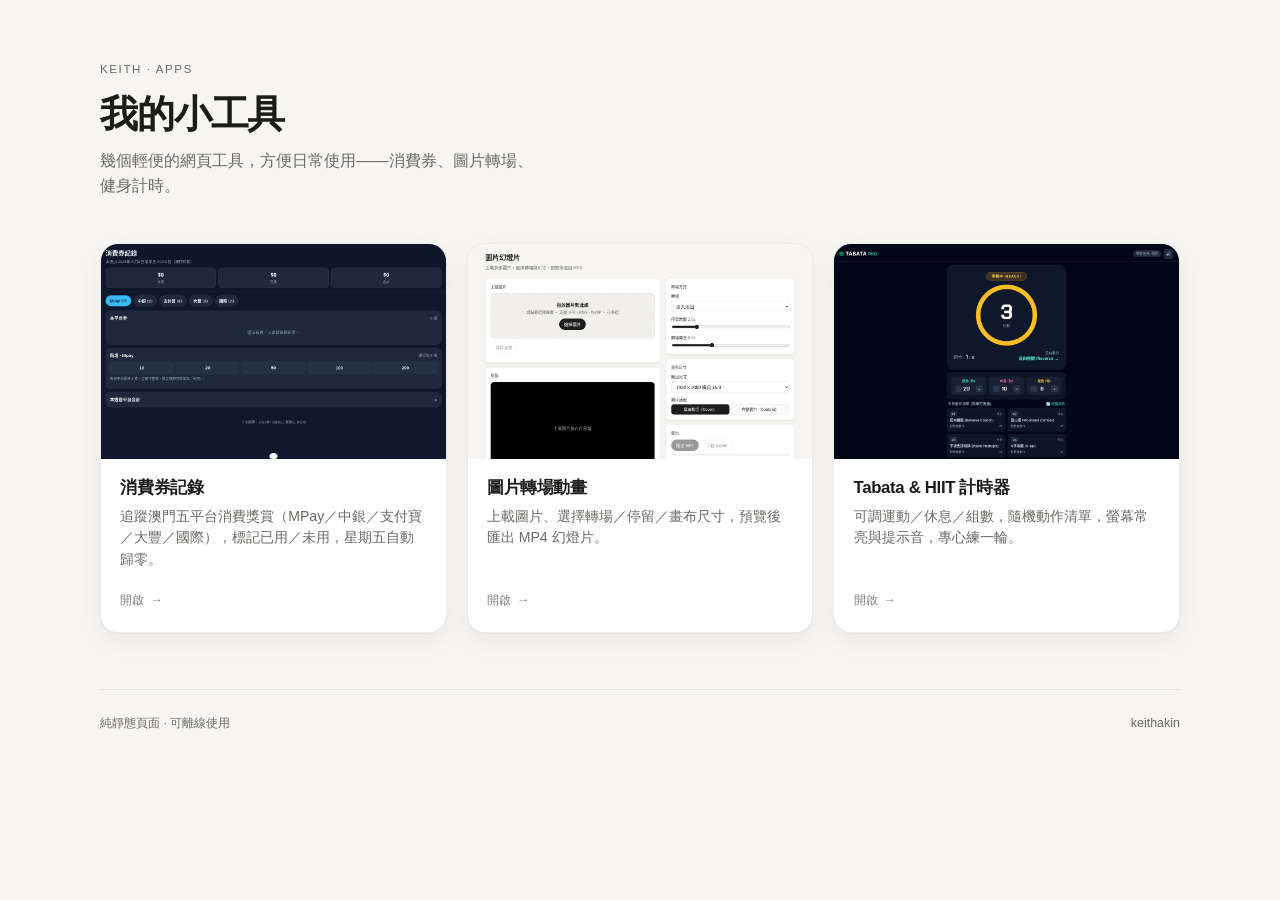
<file: index.html>
<!DOCTYPE html>
<html lang="zh-Hant">
<head>
  <meta charset="UTF-8" />
  <meta name="viewport" content="width=device-width, initial-scale=1" />
  <title>Keith · Apps</title>
  <meta name="description" content="澳門日常小工具：消費券記錄、圖片轉場、Tabata 計時器" />
  <meta name="theme-color" content="#f7f6f3" />
  <style>
    :root {
      --bg: #f7f6f3;
      --surface: #ffffff;
      --ink: #1c1c1a;
      --muted: #6b6a66;
      --line: rgba(28, 28, 26, 0.08);
      --shadow: 0 1px 2px rgba(28, 28, 26, 0.04), 0 8px 24px rgba(28, 28, 26, 0.06);
      --shadow-hover: 0 4px 8px rgba(28, 28, 26, 0.05), 0 16px 40px rgba(28, 28, 26, 0.1);
      --radius: 18px;
      --ease: cubic-bezier(0.22, 1, 0.36, 1);
    }

    * { box-sizing: border-box; margin: 0; padding: 0; }

    html { -webkit-text-size-adjust: 100%; }

    body {
      font-family: -apple-system, BlinkMacSystemFont, "SF Pro Text", "Helvetica Neue",
        "PingFang TC", "Noto Sans TC", "Microsoft JhengHei", sans-serif;
      background: var(--bg);
      color: var(--ink);
      line-height: 1.55;
      min-height: 100vh;
      -webkit-font-smoothing: antialiased;
      -moz-osx-font-smoothing: grayscale;
    }

    .wrap {
      width: min(1080px, calc(100% - 2.5rem));
      margin: 0 auto;
      padding: 3.5rem 0 4rem;
    }

    header {
      margin-bottom: 2.75rem;
      max-width: 36rem;
    }

    .eyebrow {
      display: inline-block;
      font-size: 0.72rem;
      letter-spacing: 0.14em;
      text-transform: uppercase;
      color: var(--muted);
      margin-bottom: 0.85rem;
      font-weight: 500;
    }

    h1 {
      font-size: clamp(1.85rem, 4vw, 2.35rem);
      font-weight: 600;
      letter-spacing: -0.03em;
      line-height: 1.2;
      margin-bottom: 0.65rem;
    }

    .intro {
      color: var(--muted);
      font-size: 1.02rem;
      font-weight: 400;
      max-width: 28rem;
    }

    .grid {
      display: grid;
      grid-template-columns: repeat(3, 1fr);
      gap: 1.25rem;
    }

    a.card {
      display: flex;
      flex-direction: column;
      background: var(--surface);
      border: 1px solid var(--line);
      border-radius: var(--radius);
      overflow: hidden;
      text-decoration: none;
      color: inherit;
      box-shadow: var(--shadow);
      transition: transform 0.35s var(--ease), box-shadow 0.35s var(--ease), border-color 0.35s var(--ease);
      height: 100%;
    }

    a.card:hover,
    a.card:focus-visible {
      transform: translateY(-4px);
      box-shadow: var(--shadow-hover);
      border-color: rgba(28, 28, 26, 0.12);
      outline: none;
    }

    a.card:focus-visible {
      box-shadow: var(--shadow-hover), 0 0 0 3px rgba(28, 28, 26, 0.12);
    }

    .thumb {
      aspect-ratio: 16 / 10;
      background: #ebeae6;
      overflow: hidden;
      position: relative;
    }

    .thumb img {
      width: 100%;
      height: 100%;
      object-fit: cover;
      object-position: top center;
      display: block;
      transition: transform 0.5s var(--ease);
    }

    a.card:hover .thumb img {
      transform: scale(1.03);
    }

    .body {
      padding: 1.15rem 1.2rem 1.35rem;
      display: flex;
      flex-direction: column;
      gap: 0.4rem;
      flex: 1;
    }

    .body h2 {
      font-size: 1.05rem;
      font-weight: 600;
      letter-spacing: -0.02em;
      line-height: 1.3;
    }

    .body p {
      font-size: 0.88rem;
      color: var(--muted);
      line-height: 1.55;
    }

    .open {
      margin-top: auto;
      padding-top: 0.85rem;
      font-size: 0.78rem;
      color: var(--ink);
      letter-spacing: 0.02em;
      opacity: 0.55;
      display: inline-flex;
      align-items: center;
      gap: 0.35rem;
      transition: opacity 0.25s var(--ease), gap 0.25s var(--ease);
    }

    a.card:hover .open {
      opacity: 0.9;
      gap: 0.55rem;
    }

    footer {
      margin-top: 3.5rem;
      padding-top: 1.5rem;
      border-top: 1px solid var(--line);
      display: flex;
      justify-content: space-between;
      align-items: center;
      gap: 1rem;
      flex-wrap: wrap;
    }

    footer p,
    footer a {
      font-size: 0.78rem;
      color: var(--muted);
      text-decoration: none;
    }

    footer a:hover {
      color: var(--ink);
    }

    @media (max-width: 900px) {
      .grid {
        grid-template-columns: 1fr;
        gap: 1rem;
      }

      .wrap {
        width: min(560px, calc(100% - 2rem));
        padding: 2.5rem 0 3rem;
      }

      header { margin-bottom: 2rem; }
    }

    @media (min-width: 901px) and (max-width: 1024px) {
      .grid { gap: 1rem; }
      .wrap { width: min(960px, calc(100% - 2rem)); }
    }

    @media (prefers-reduced-motion: reduce) {
      a.card,
      a.card .thumb img,
      .open {
        transition: none;
      }
      a.card:hover { transform: none; }
      a.card:hover .thumb img { transform: none; }
    }
  </style>
</head>
<body>
  <div class="wrap">
    <header>
      <span class="eyebrow">Keith · Apps</span>
      <h1>我的小工具</h1>
      <p class="intro">幾個輕便的網頁工具，方便日常使用——消費券、圖片轉場、健身計時。</p>
    </header>

    <main class="grid" aria-label="應用列表">
      <a class="card" href="coupon.html">
        <div class="thumb">
          <img src="thumbs/coupon.png" alt="消費券記錄介面預覽" width="1200" height="750" loading="lazy" />
        </div>
        <div class="body">
          <h2>消費券記錄</h2>
          <p>追蹤澳門五平台消費獎賞（MPay／中銀／支付寶／大豐／國際），標記已用／未用，星期五自動歸零。</p>
          <span class="open">開啟 <span aria-hidden="true">→</span></span>
        </div>
      </a>

      <a class="card" href="slideshow.html">
        <div class="thumb">
          <img src="thumbs/slideshow.png" alt="圖片轉場動畫介面預覽" width="1200" height="750" loading="lazy" />
        </div>
        <div class="body">
          <h2>圖片轉場動畫</h2>
          <p>上載圖片、選擇轉場／停留／畫布尺寸，預覽後匯出 MP4 幻燈片。</p>
          <span class="open">開啟 <span aria-hidden="true">→</span></span>
        </div>
      </a>

      <a class="card" href="tabata.html">
        <div class="thumb">
          <img src="thumbs/tabata.png" alt="Tabata 健身計時器介面預覽" width="1200" height="750" loading="lazy" />
        </div>
        <div class="body">
          <h2>Tabata &amp; HIIT 計時器</h2>
          <p>可調運動／休息／組數，隨機動作清單，螢幕常亮與提示音，專心練一輪。</p>
          <span class="open">開啟 <span aria-hidden="true">→</span></span>
        </div>
      </a>
    </main>

    <footer>
      <p>純靜態頁面 · 可離線使用</p>
      <a href="https://github.com/keithakin/myapps" rel="noopener noreferrer">keithakin</a>
    </footer>
  </div>
</body>
</html>
</file>
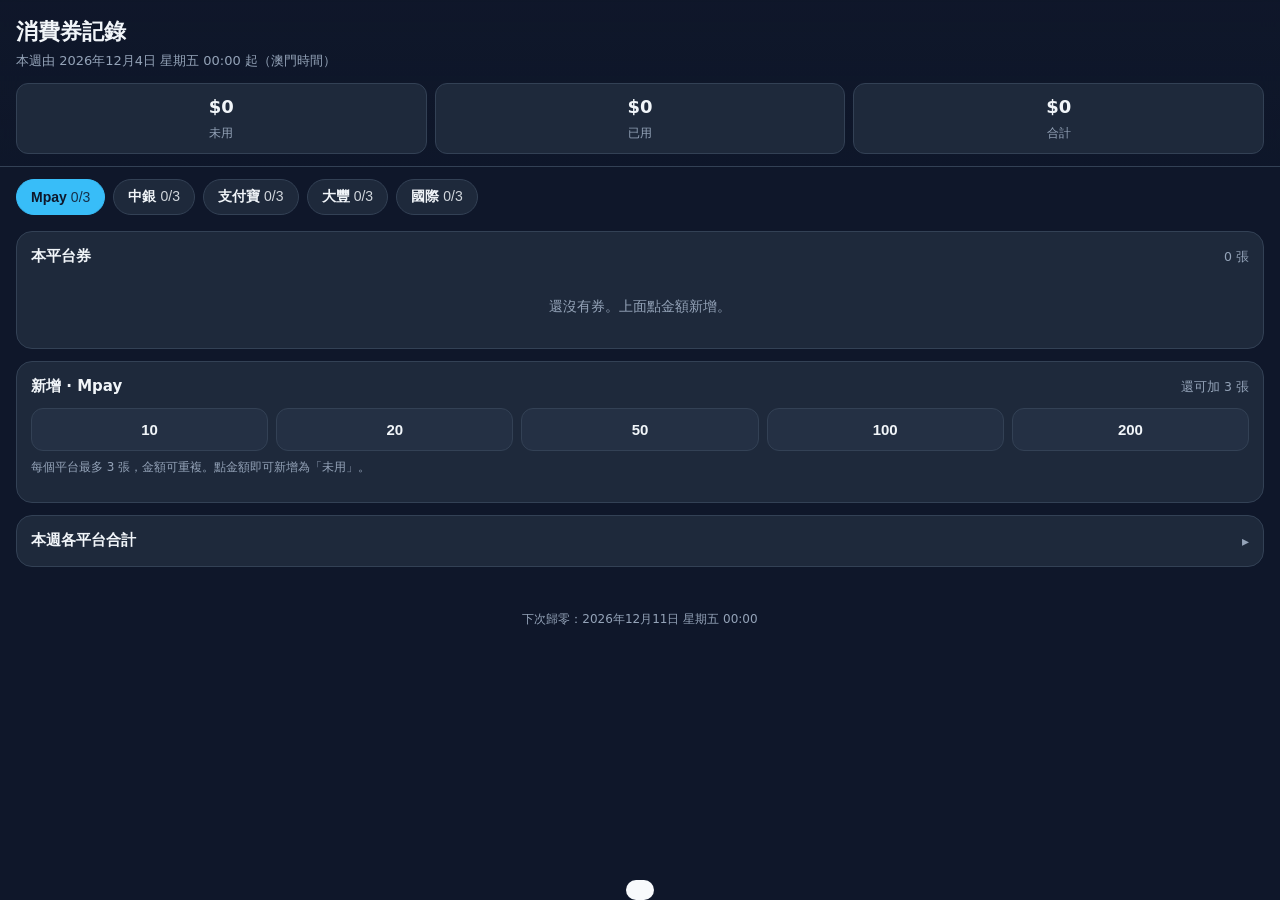
<file: coupon.html>
<!DOCTYPE html>
<html lang="zh-Hant">
<head>
<meta charset="utf-8">
<meta name="viewport" content="width=device-width, initial-scale=1, viewport-fit=cover">
<meta name="apple-mobile-web-app-capable" content="yes">
<meta name="theme-color" content="#0f172a">
<title>消費券記錄</title>
<style>
  :root {
    --bg: #0f172a;
    --panel: #1e293b;
    --panel2: #243044;
    --line: #334155;
    --text: #f1f5f9;
    --muted: #94a3b8;
    --accent: #38bdf8;
    --ok: #34d399;
    --warn: #fbbf24;
    --used: #64748b;
    --danger: #f87171;
    --chip: #0ea5e9;
  }
  * { box-sizing: border-box; -webkit-tap-highlight-color: transparent; }
  body {
    margin: 0;
    font-family: "PingFang TC", "Noto Sans TC", "Microsoft JhengHei", system-ui, sans-serif;
    background: var(--bg);
    color: var(--text);
    line-height: 1.45;
    min-height: 100dvh;
    padding: 0 0 calc(24px + env(safe-area-inset-bottom));
  }
  header {
    padding: calc(16px + env(safe-area-inset-top)) 16px 12px;
    position: sticky;
    top: 0;
    background: linear-gradient(#0f172aee, #0f172acc);
    backdrop-filter: blur(10px);
    z-index: 10;
    border-bottom: 1px solid var(--line);
  }
  h1 { margin: 0; font-size: 22px; font-weight: 700; }
  .sub { margin: 4px 0 0; color: var(--muted); font-size: 13px; }
  .summary {
    display: grid;
    grid-template-columns: 1fr 1fr 1fr;
    gap: 8px;
    margin-top: 12px;
  }
  .stat {
    background: var(--panel);
    border: 1px solid var(--line);
    border-radius: 12px;
    padding: 10px;
    text-align: center;
  }
  .stat b { display: block; font-size: 18px; }
  .stat span { color: var(--muted); font-size: 12px; }
  main { padding: 12px 16px; }
  .platforms {
    display: flex;
    gap: 8px;
    overflow-x: auto;
    padding-bottom: 4px;
    margin-bottom: 12px;
    scrollbar-width: none;
  }
  .platforms::-webkit-scrollbar { display: none; }
  .plat {
    flex: 0 0 auto;
    border: 1px solid var(--line);
    background: var(--panel);
    color: var(--text);
    border-radius: 999px;
    padding: 8px 14px;
    font-size: 14px;
    font-weight: 600;
  }
  .plat.active {
    background: var(--accent);
    color: #0f172a;
    border-color: var(--accent);
  }
  .plat .count {
    display: inline-block;
    min-width: 1.4em;
    margin-left: 4px;
    opacity: .85;
    font-weight: 500;
  }
  section {
    background: var(--panel);
    border: 1px solid var(--line);
    border-radius: 16px;
    padding: 14px;
    margin-bottom: 12px;
  }
  .sec-title {
    display: flex;
    justify-content: space-between;
    align-items: center;
    margin-bottom: 10px;
    font-size: 15px;
    font-weight: 650;
  }
  .sec-title small { color: var(--muted); font-weight: 500; }
  .amounts {
    display: grid;
    grid-template-columns: repeat(5, 1fr);
    gap: 8px;
  }
  .amt {
    appearance: none;
    border: 1px solid var(--line);
    background: var(--panel2);
    color: var(--text);
    border-radius: 12px;
    padding: 12px 4px;
    font-size: 15px;
    font-weight: 700;
  }
  .amt:disabled { opacity: .35; }
  .amt:active:not(:disabled) { background: var(--accent); color: #0f172a; }
  .hint { color: var(--muted); font-size: 12px; margin-top: 8px; }
  .list { display: grid; gap: 8px; }
  .empty {
    color: var(--muted);
    text-align: center;
    padding: 18px 8px;
    font-size: 14px;
  }
  .card {
    display: grid;
    grid-template-columns: 1fr auto;
    gap: 8px;
    align-items: center;
    background: var(--panel2);
    border: 1px solid var(--line);
    border-radius: 12px;
    padding: 10px 12px;
  }
  .card.used { opacity: .55; }
  .card .amt-label { font-size: 28px; font-weight: 700; letter-spacing: -0.02em; }
  .card .meta { color: var(--muted); font-size: 12px; margin-top: 2px; }
  .actions { display: flex; gap: 6px; }
  .btn {
    appearance: none;
    border: 1px solid var(--line);
    background: var(--panel);
    color: var(--text);
    border-radius: 10px;
    padding: 8px 10px;
    font-size: 13px;
    font-weight: 600;
  }
  .btn.ok { background: #064e3b; border-color: #059669; color: #a7f3d0; }
  .btn.warn { background: #422006; border-color: #d97706; color: #fde68a; }
  .btn.danger { background: #450a0a; border-color: #dc2626; color: #fecaca; }
  details.totals-wrap {
    background: var(--panel);
    border: 1px solid var(--line);
    border-radius: 16px;
    padding: 0;
    margin-bottom: 12px;
  }
  details.totals-wrap > summary {
    list-style: none;
    display: flex;
    justify-content: space-between;
    align-items: center;
    padding: 14px;
    font-size: 15px;
    font-weight: 650;
    cursor: pointer;
    user-select: none;
  }
  details.totals-wrap > summary::-webkit-details-marker { display: none; }
  details.totals-wrap > summary::after {
    content: "▸";
    color: var(--muted);
    font-size: 14px;
    font-weight: 500;
    transition: transform .15s ease;
  }
  details.totals-wrap[open] > summary::after {
    transform: rotate(90deg);
  }
  details.totals-wrap[open] > summary {
    border-bottom: 1px solid var(--line);
    margin-bottom: 0;
  }
  .totals-body { padding: 8px 14px 14px; }
  .totals {
    display: grid;
    gap: 6px;
  }
  .row {
    display: flex;
    justify-content: space-between;
    font-size: 14px;
    padding: 6px 0;
    border-bottom: 1px dashed var(--line);
  }
  .row:last-child { border-bottom: 0; font-weight: 700; }
  .footer-note {
    color: var(--muted);
    font-size: 12px;
    text-align: center;
    padding: 8px 16px 0;
  }
  .toast {
    position: fixed;
    left: 50%;
    bottom: calc(24px + env(safe-area-inset-bottom));
    transform: translateX(-50%) translateY(120%);
    background: #f8fafc;
    color: #0f172a;
    padding: 10px 14px;
    border-radius: 999px;
    font-size: 13px;
    font-weight: 600;
    transition: transform .25s ease;
    z-index: 50;
    pointer-events: none;
  }
  .toast.show { transform: translateX(-50%) translateY(0); }
</style>
</head>
<body>
<header>
  <h1>消費券記錄</h1>
  <p class="sub" id="weekLabel">本週 · 澳門時間 · 星期五 00:00 歸零</p>
  <div class="summary">
    <div class="stat"><b id="sumUnused">$0</b><span>未用</span></div>
    <div class="stat"><b id="sumUsed">$0</b><span>已用</span></div>
    <div class="stat"><b id="sumAll">$0</b><span>合計</span></div>
  </div>
</header>

<main>
  <div class="platforms" id="platforms"></div>

  <section>
    <div class="sec-title"><span>本平台券</span><small id="listCount">0 張</small></div>
    <div class="list" id="list"></div>
  </section>

  <section>
    <div class="sec-title">
      <span>新增 · <span id="activeName">Mpay</span></span>
      <small id="slotLabel">還可加 3 張</small>
    </div>
    <div class="amounts" id="amounts"></div>
    <p class="hint">每個平台最多 3 張，金額可重複。點金額即可新增為「未用」。</p>
  </section>

  <details class="totals-wrap">
    <summary>本週各平台合計</summary>
    <div class="totals-body">
      <div class="totals" id="totals"></div>
    </div>
  </details>
</main>

<p class="footer-note" id="resetHint"></p>
<div class="toast" id="toast"></div>

<script>
const PLATFORMS = [
  { id: 'mpay', name: 'Mpay' },
  { id: 'boc', name: '中銀' },
  { id: 'alipay', name: '支付寶' },
  { id: 'taiFung', name: '大豐' },
  { id: 'intl', name: '國際' }
];
const AMOUNTS = [10, 20, 50, 100, 200];
const MAX_PER_PLATFORM = 3;
const STORAGE_KEY = 'macau-coupon-tracker-v1';
const TZ = 'Asia/Macau';

const $ = (id) => document.getElementById(id);

function macauParts(date = new Date()) {
  const parts = Object.fromEntries(
    new Intl.DateTimeFormat('en-US', {
      timeZone: TZ,
      year: 'numeric',
      month: '2-digit',
      day: '2-digit',
      hour: '2-digit',
      minute: '2-digit',
      second: '2-digit',
      weekday: 'short',
      hour12: false
    }).formatToParts(date).filter(p => p.type !== 'literal').map(p => [p.type, p.value])
  );
  // hour can be "24" in some engines for midnight — normalize
  let hour = Number(parts.hour);
  if (hour === 24) hour = 0;
  return {
    year: Number(parts.year),
    month: Number(parts.month),
    day: Number(parts.day),
    hour,
    minute: Number(parts.minute),
    second: Number(parts.second),
    weekday: parts.weekday // Sun Mon ... Fri
  };
}

function weekdayIndex(short) {
  return { Sun: 0, Mon: 1, Tue: 2, Wed: 3, Thu: 4, Fri: 5, Sat: 6 }[short];
}

/** Current week starts at Friday 00:00 Macau; returns YYYY-MM-DD of that Friday. */
function currentWeekId(date = new Date()) {
  const p = macauParts(date);
  const dow = weekdayIndex(p.weekday);
  // days since last Friday 00:00
  // If Friday and already past/at 00:00 (always true for calendar day Fri), week starts today.
  // For Sat=6 -> 1 day since Fri; Sun=0 -> 2; Mon=1 -> 3; ... Thu=4 -> 6; Fri=5 -> 0
  const daysSinceFri = (dow - 5 + 7) % 7;
  // Build date of Friday in Macau by subtracting days from today's Macau date
  const utcGuess = Date.UTC(p.year, p.month - 1, p.day) - daysSinceFri * 86400000;
  const fri = new Date(utcGuess);
  // format that UTC noon-ish as Macau calendar day — use en-CA on a Macau noon approximation
  // Safer: walk back day by day in Macau parts
  let y = p.year, m = p.month, d = p.day;
  for (let i = 0; i < daysSinceFri; i++) {
    const prev = new Date(Date.UTC(y, m - 1, d) - 12 * 3600000); // mid previous
    const pp = macauParts(prev);
    // Actually stepping with UTC date of Macau Y-M-D at 12:00 Macau
    const mid = new Date(new Date(`${y}-${String(m).padStart(2,'0')}-${String(d).padStart(2,'0')}T12:00:00+08:00`).getTime() - 86400000);
    const mp = macauParts(mid);
    y = mp.year; m = mp.month; d = mp.day;
  }
  return `${y}-${String(m).padStart(2,'0')}-${String(d).padStart(2,'0')}`;
}

function nextResetLabel(date = new Date()) {
  const id = currentWeekId(date);
  // next Friday = current week Friday + 7 days
  const start = new Date(`${id}T00:00:00+08:00`);
  const next = new Date(start.getTime() + 7 * 86400000);
  const np = macauParts(next);
  return `${np.year}年${np.month}月${np.day}日 星期五 00:00`;
}

function loadState() {
  const weekId = currentWeekId();
  let raw = null;
  try { raw = JSON.parse(localStorage.getItem(STORAGE_KEY) || 'null'); } catch (_) {}
  if (!raw || raw.weekId !== weekId) {
    return { weekId, active: 'mpay', coupons: [] };
  }
  return {
    weekId,
    active: raw.active || 'mpay',
    coupons: Array.isArray(raw.coupons) ? raw.coupons : []
  };
}

function saveState() {
  localStorage.setItem(STORAGE_KEY, JSON.stringify({
    weekId: state.weekId,
    active: state.active,
    coupons: state.coupons
  }));
}

let state = loadState();

function toast(msg) {
  const el = $('toast');
  el.textContent = msg;
  el.classList.add('show');
  clearTimeout(toast._t);
  toast._t = setTimeout(() => el.classList.remove('show'), 1600);
}

function platformCoupons(pid) {
  return state.coupons.filter(c => c.platform === pid);
}

function money(n) {
  return '$' + n;
}

function uid() {
  return Date.now().toString(36) + Math.random().toString(36).slice(2, 7);
}

function ensureWeek() {
  const wid = currentWeekId();
  if (state.weekId !== wid) {
    state = { weekId: wid, active: state.active, coupons: [] };
    saveState();
    toast('新的一週，記錄已歸零');
  }
}

function addCoupon(amount) {
  ensureWeek();
  const list = platformCoupons(state.active);
  if (list.length >= MAX_PER_PLATFORM) {
    toast('這個平台已滿 3 張');
    return;
  }
  state.coupons.push({
    id: uid(),
    platform: state.active,
    amount,
    used: false,
    createdAt: new Date().toISOString()
  });
  saveState();
  render();
  toast(`已新增 ${money(amount)}`);
}

function toggleUsed(id) {
  ensureWeek();
  const c = state.coupons.find(x => x.id === id);
  if (!c) return;
  c.used = !c.used;
  saveState();
  render();
}

function removeCoupon(id) {
  ensureWeek();
  state.coupons = state.coupons.filter(x => x.id !== id);
  saveState();
  render();
  toast('已刪除');
}

function setActive(pid) {
  state.active = pid;
  saveState();
  render();
}

function renderPlatforms() {
  const wrap = $('platforms');
  wrap.innerHTML = '';
  PLATFORMS.forEach(p => {
    const btn = document.createElement('button');
    btn.className = 'plat' + (p.id === state.active ? ' active' : '');
    btn.type = 'button';
    const n = platformCoupons(p.id).length;
    btn.innerHTML = `${p.name}<span class="count">${n}/3</span>`;
    btn.onclick = () => setActive(p.id);
    wrap.appendChild(btn);
  });
}

function renderAmounts() {
  const wrap = $('amounts');
  wrap.innerHTML = '';
  const left = MAX_PER_PLATFORM - platformCoupons(state.active).length;
  AMOUNTS.forEach(a => {
    const btn = document.createElement('button');
    btn.className = 'amt';
    btn.type = 'button';
    btn.textContent = a;
    btn.disabled = left <= 0;
    btn.onclick = () => addCoupon(a);
    wrap.appendChild(btn);
  });
  $('slotLabel').textContent = left > 0 ? `還可加 ${left} 張` : '已滿 3 張';
  $('activeName').textContent = PLATFORMS.find(p => p.id === state.active).name;
}

function renderList() {
  const wrap = $('list');
  const items = platformCoupons(state.active).slice().sort((a, b) => {
    const ta = a.createdAt || '';
    const tb = b.createdAt || '';
    if (ta !== tb) return ta < tb ? -1 : 1;
    return 0;
  });
  $('listCount').textContent = `${items.length} 張`;
  if (!items.length) {
    wrap.innerHTML = '<div class="empty">還沒有券。上面點金額新增。</div>';
    return;
  }
  wrap.innerHTML = '';
  items.forEach(c => {
    const card = document.createElement('div');
    card.className = 'card' + (c.used ? ' used' : '');
    card.innerHTML = `
      <div>
        <div class="amt-label">${money(c.amount)}</div>
        <div class="meta">${c.used ? '已用' : '未用'}</div>
      </div>
      <div class="actions"></div>
    `;
    const actions = card.querySelector('.actions');
    const t = document.createElement('button');
    t.type = 'button';
    t.className = 'btn ' + (c.used ? 'warn' : 'ok');
    t.textContent = c.used ? '改回未用' : '標記已用';
    t.onclick = () => toggleUsed(c.id);
    const d = document.createElement('button');
    d.type = 'button';
    d.className = 'btn danger';
    d.textContent = '刪';
    d.onclick = () => removeCoupon(c.id);
    actions.append(t, d);
    wrap.appendChild(card);
  });
}

function renderSummary() {
  let unused = 0, used = 0;
  state.coupons.forEach(c => {
    if (c.used) used += c.amount;
    else unused += c.amount;
  });
  $('sumUnused').textContent = money(unused);
  $('sumUsed').textContent = money(used);
  $('sumAll').textContent = money(unused + used);

  const totals = $('totals');
  totals.innerHTML = '';
  let grand = 0;
  PLATFORMS.forEach(p => {
    const list = platformCoupons(p.id);
    const sum = list.reduce((s, c) => s + c.amount, 0);
    const u = list.filter(c => !c.used).reduce((s, c) => s + c.amount, 0);
    grand += sum;
    const row = document.createElement('div');
    row.className = 'row';
    row.innerHTML = `<span>${p.name}（${list.length}/3）</span><span>未用 ${money(u)} · 共 ${money(sum)}</span>`;
    totals.appendChild(row);
  });
  const last = document.createElement('div');
  last.className = 'row';
  last.innerHTML = `<span>全部</span><span>${money(grand)}</span>`;
  totals.appendChild(last);
}

function renderHeader() {
  const id = state.weekId;
  const [y, m, d] = id.split('-').map(Number);
  $('weekLabel').textContent = `本週由 ${y}年${m}月${d}日 星期五 00:00 起（澳門時間）`;
  $('resetHint').textContent = `下次歸零：${nextResetLabel()}`;
}

function render() {
  ensureWeek();
  renderHeader();
  renderPlatforms();
  renderAmounts();
  renderList();
  renderSummary();
}

render();
setInterval(ensureWeek, 30 * 1000);
document.addEventListener('visibilitychange', () => {
  if (!document.hidden) { ensureWeek(); render(); }
});
</script>
</body>
</html>
</file>
